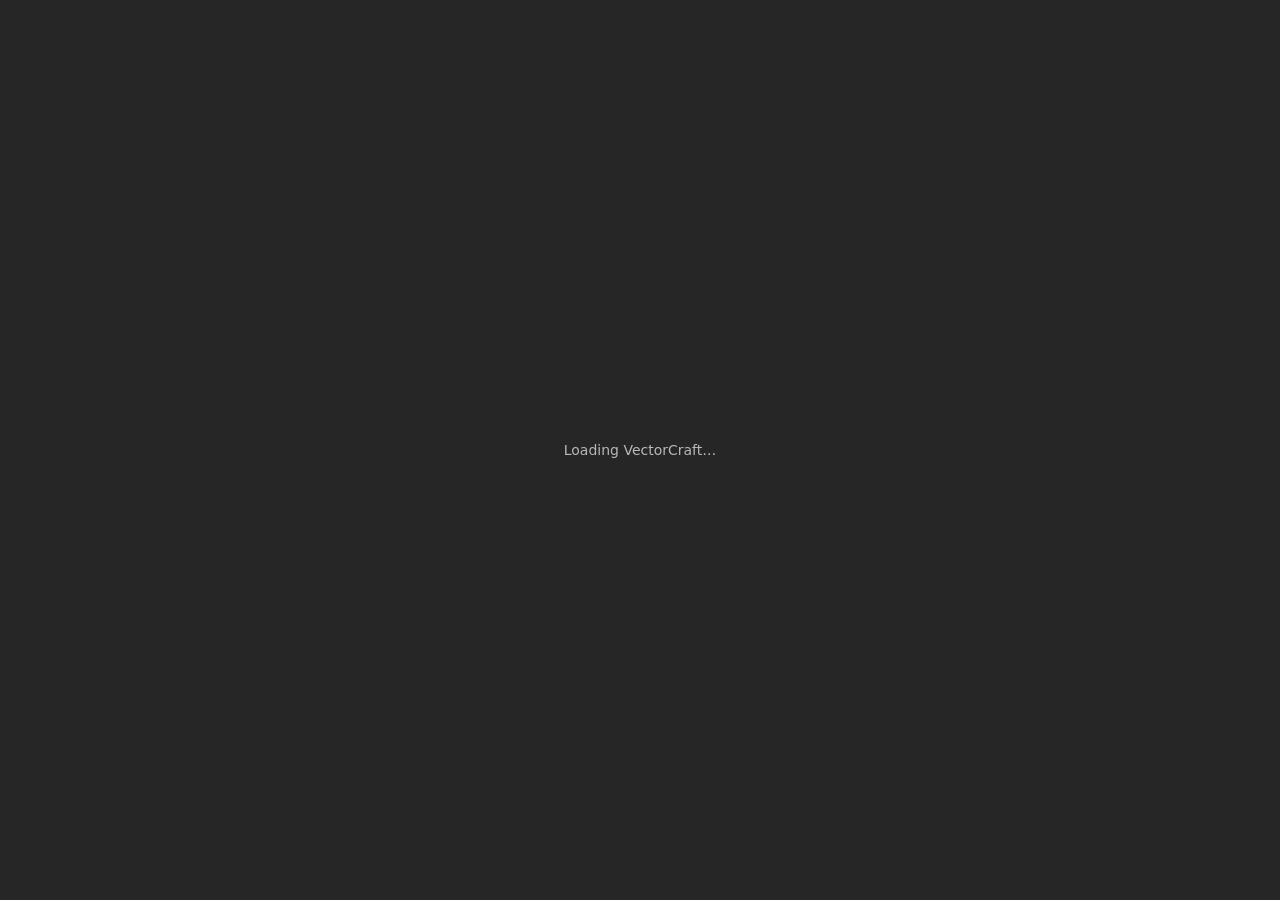
<file: studio/editor/apps/vectorcraft-web/index.html>
<!DOCTYPE html>
<html lang="en">
<head>
  <meta charset="utf-8">
  <meta name="viewport" content="width=device-width, initial-scale=1, maximum-scale=1, user-scalable=no, viewport-fit=cover">
  <meta name="apple-mobile-web-app-capable" content="yes">
  <meta name="mobile-web-app-capable" content="yes">
  <meta name="apple-mobile-web-app-title" content="VectorCraft">
  <meta name="apple-mobile-web-app-status-bar-style" content="black">
  <meta name="theme-color" content="#262626">
  <title>VectorCraft</title>
  <!-- Tab and home-screen icons: copied from assets/app-icon (one folder per size, the PNG names are equal). -->
  <link data-trunk rel="copy-file" href="../../assets/app-icon/hicolor/scalable/apps/ai.storyteller.vectorcraft.svg" data-target-path="icons" />
  <link data-trunk rel="copy-file" href="../../assets/app-icon/hicolor/32x32/apps/ai.storyteller.vectorcraft.png" data-target-path="icons/32" />
  <link data-trunk rel="copy-file" href="../../assets/app-icon/hicolor/256x256/apps/ai.storyteller.vectorcraft.png" data-target-path="icons/256" />
  <link rel="icon" type="image/svg+xml" href="icons/ai.storyteller.vectorcraft.svg">
  <link rel="icon" type="image/png" sizes="32x32" href="icons/32/ai.storyteller.vectorcraft.png">
  <link rel="apple-touch-icon" href="icons/256/ai.storyteller.vectorcraft.png">
  <link data-trunk rel="rust" data-bin="vectorcraft-web" data-wasm-opt="z" data-weak-refs />
  <style>
    /* iPad: no page scroll, bounce, pinch zoom, text selection or callout; the app takes the gestures. */
    html, body { margin: 0; padding: 0; width: 100%; height: 100%; overflow: hidden; background: #262626;
      overscroll-behavior: none; -webkit-user-select: none; user-select: none; -webkit-touch-callout: none;
      -webkit-tap-highlight-color: transparent; -webkit-text-size-adjust: 100%; }
    /* Inside the safe areas (notch, home indicator) of a full-screen app. */
    #vectorcraft_canvas { position: absolute; top: env(safe-area-inset-top, 0); right: env(safe-area-inset-right, 0);
      bottom: env(safe-area-inset-bottom, 0); left: env(safe-area-inset-left, 0);
      width: calc(100% - env(safe-area-inset-left, 0px) - env(safe-area-inset-right, 0px));
      height: calc(100% - env(safe-area-inset-top, 0px) - env(safe-area-inset-bottom, 0px));
      display: block; touch-action: none; }
    #vectorcraft_loading { position: absolute; inset: 0; display: flex; flex-direction: column; align-items: center; justify-content: center;
      color: #b8b8b8; font: 14px system-ui, sans-serif; pointer-events: none; }
  </style>
</head>
<body>
  <canvas id="vectorcraft_canvas"></canvas>
  <div id="vectorcraft_loading">Loading VectorCraft&hellip;</div>
</body>
</html>
</file>
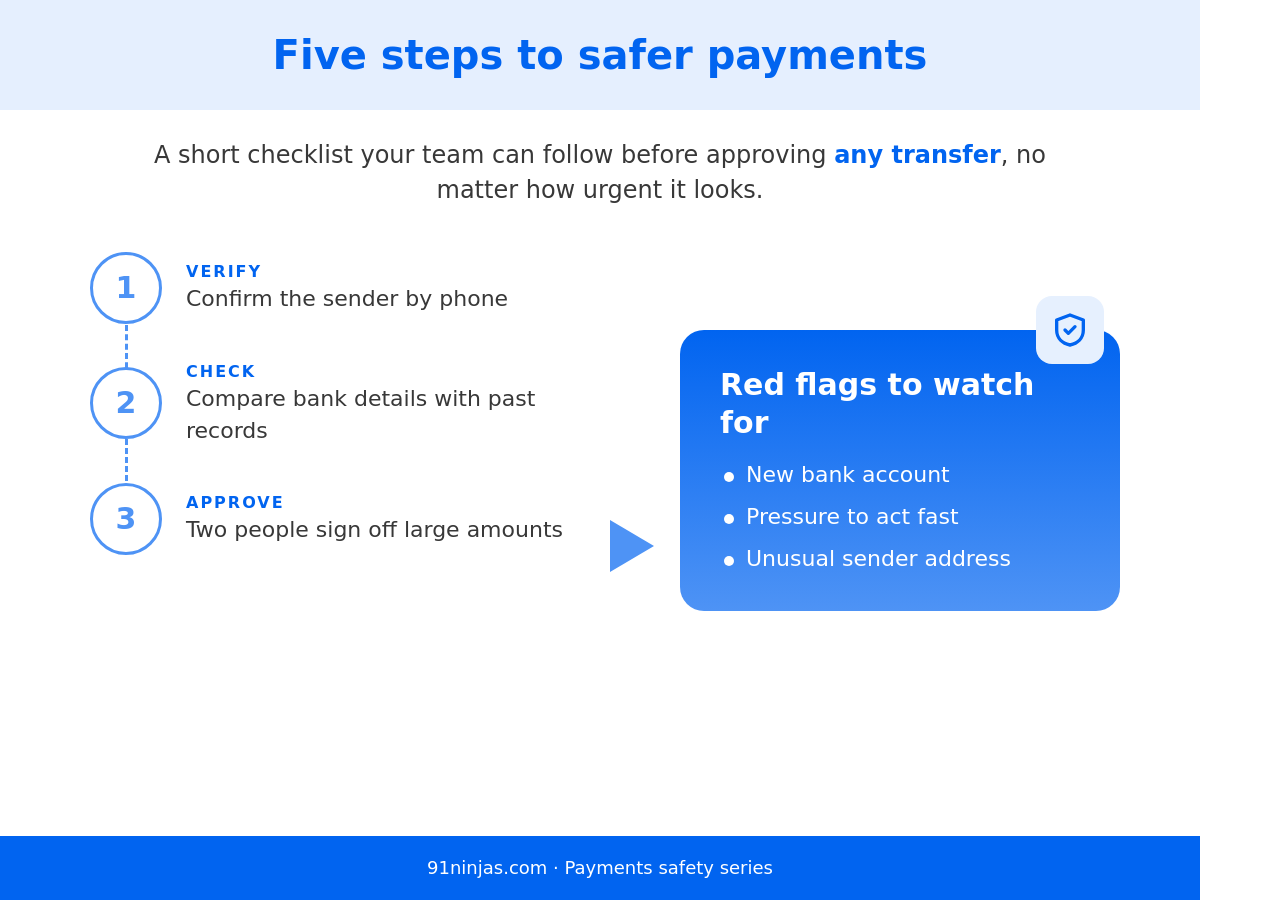
<file: studio/agents/tests/fixtures/sample_infographic.html>
<!doctype html>
<!-- Test design for layered_svg(). Covers the visual features the infographic templates use:
     tinted bars, rounded/bordered cards, ::before bullets and dashed connectors, numbered circle markers,
     inline SVG icons (currentColor), clip-path arrows, gradients, centred multi-line text, mixed runs, uppercase. -->
<html><head><meta charset="utf-8">
<style>
:root { --primary: #0164F0; --accent: #4E93F5; --tint: #E6F0FE; --ink: #383838; --surface: #FFFFFF; }
*, *::before, *::after { box-sizing: border-box; margin: 0; padding: 0; }
body { width: 1200px; font-family: 'DejaVu Sans'; font-size: 22px; line-height: 1.45; color: var(--ink); }
#canvas { width: 1200px; height: 900px; background: var(--surface); position: relative; overflow: hidden; }
.title-bar { height: 110px; display: flex; align-items: center; justify-content: center;
  background: #0164F01A; color: var(--primary); font-size: 40px; font-weight: 700; }
.subtitle { text-align: center; margin: 28px 120px 0; font-size: 24px; }
.subtitle b { color: var(--primary); }
.steps { list-style: none; display: grid; gap: 36px; margin: 44px 0 0 90px; width: 520px; position: relative; }
.step { display: grid; grid-template-columns: 72px 1fr; gap: 24px; align-items: center; position: relative; }
.step:not(:last-child)::before { content: ""; position: absolute; left: 34.5px; top: 50%; height: calc(100% + 36px);
  border-left: 3px dashed var(--accent); }
.marker { width: 72px; height: 72px; border: 3px solid var(--accent); border-radius: 50%; background: var(--surface);
  display: grid; place-items: center; color: var(--accent); font-size: 30px; font-weight: 700; line-height: 1;
  position: relative; z-index: 1; }
.label { text-transform: uppercase; font-size: 16px; letter-spacing: 2px; color: var(--primary); font-weight: 700; }
.card { position: absolute; left: 680px; top: 330px; width: 440px; padding: 36px 40px; border-radius: 24px;
  background: linear-gradient(180deg, #0164F0 0%, #4E93F5 100%); color: #FFFFFF; }
.card h2 { font-size: 30px; line-height: 1.25; margin-bottom: 18px; }
.card ul { list-style: none; display: grid; gap: 10px; }
.card li { position: relative; padding-left: 26px; }
.card li::before { content: ""; position: absolute; left: 4px; top: .6em; width: 10px; height: 10px;
  border-radius: 50%; background: currentColor; }
.icon-tile { position: absolute; left: 1036px; top: 296px; width: 68px; height: 68px; border-radius: 16px;
  background: var(--tint); color: var(--primary); display: grid; place-items: center; }
.icon-tile svg { width: 40px; height: 40px; }
.arrow { position: absolute; left: 610px; top: 520px; width: 44px; height: 52px; background: var(--accent);
  clip-path: polygon(0 0, 100% 50%, 0 100%); }
.footer { position: absolute; left: 0; right: 0; bottom: 0; height: 64px; background: var(--primary); color: #fff;
  display: flex; align-items: center; justify-content: center; font-size: 18px; }
</style></head>
<body><div id="canvas">
  <div class="title-bar" data-layer="title">Five steps to safer payments</div>
  <p class="subtitle" data-layer="subtitle">A short checklist your team can follow before approving <b>any transfer</b>, no matter how urgent it looks.</p>
  <ol class="steps" data-layer="steps">
    <li class="step" data-layer="step"><div class="marker">1</div><div><div class="label">Verify</div><div>Confirm the sender by phone</div></div></li>
    <li class="step" data-layer="step"><div class="marker">2</div><div><div class="label">Check</div><div>Compare bank details with past records</div></div></li>
    <li class="step" data-layer="step"><div class="marker">3</div><div><div class="label">Approve</div><div>Two people sign off large amounts</div></div></li>
  </ol>
  <div class="arrow" data-layer="arrow"></div>
  <div class="card" data-layer="tips-card">
    <h2>Red flags to watch for</h2>
    <ul><li>New bank account</li><li>Pressure to act fast</li><li>Unusual sender address</li></ul>
  </div>
  <div class="icon-tile" data-layer="icon-shield">
    <svg viewBox="0 0 24 24" fill="none" stroke="currentColor" stroke-width="2" stroke-linecap="round" stroke-linejoin="round">
      <path d="M12 3l8 3v6c0 5-3.5 8-8 9-4.5-1-8-4-8-9V6l8-3z"/><path d="M9 12l2 2 4-4"/>
    </svg>
  </div>
  <div class="footer" data-layer="footer">91ninjas.com · Payments safety series</div>
</div></body></html>
</file>
